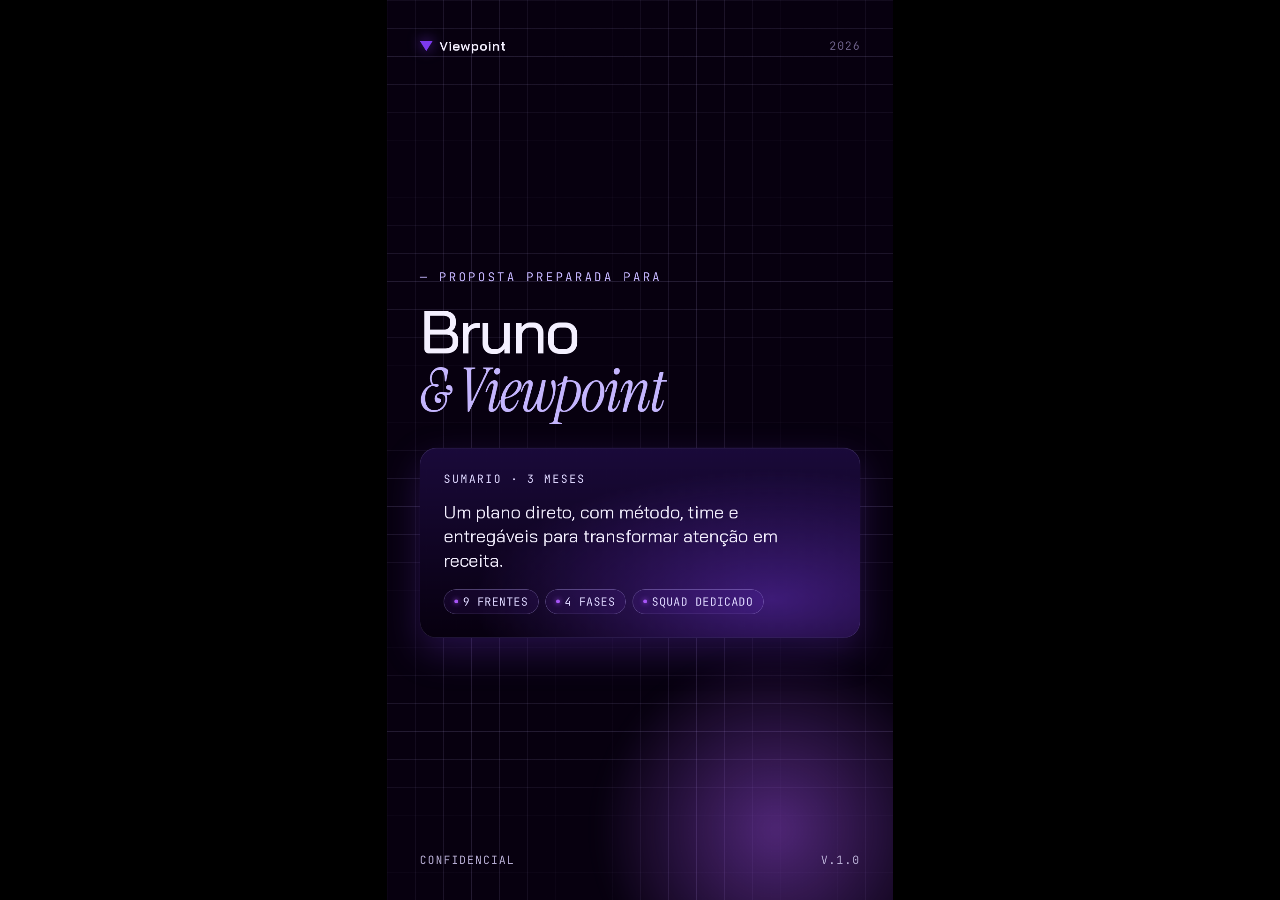
<file: Proposta Viewpoint 9x16.html>
<!DOCTYPE html>
<html lang="pt-BR">
<head>
<meta charset="UTF-8">
<title>Proposta Comercial — Viewpoint (9:16)</title>
<link rel="preconnect" href="https://fonts.googleapis.com">
<link rel="preconnect" href="https://fonts.gstatic.com" crossorigin>
<link href="https://fonts.googleapis.com/css2?family=Bai+Jamjuree:wght@300;400;500;600;700&family=Instrument+Serif:ital@0;1&family=JetBrains+Mono:wght@400;500&display=swap" rel="stylesheet">
<script src="deck-stage.js"></script>
<style>
  :root {
    --bg: #07000F;
    --bg-soft: #0F0420;
    --violet-900: #2E0A5C;
    --violet-700: #5B21B6;
    --violet-500: #7C3AED;
    --violet-400: #A855F7;
    --violet-300: #C4B5FD;
    --violet-200: #DDD6FE;
    --ink: #F4F0FF;
    --ink-dim: #B8AED4;
    --ink-faint: #6B5F87;
    --line: rgba(196, 181, 253, 0.18);
    --line-strong: rgba(196, 181, 253, 0.35);
  }
  html, body { margin: 0; padding: 0; background: #000; }
  body {
    font-family: 'Bai Jamjuree', -apple-system, BlinkMacSystemFont, sans-serif;
    color: var(--ink);
    -webkit-font-smoothing: antialiased;
  }
  deck-stage section {
    background: var(--bg);
    color: var(--ink);
    overflow: hidden;
    position: relative;
  }
  /* Auto grid pattern em todos os slides */
  deck-stage section::before {
    content: "";
    position: absolute; inset: 0;
    background-image:
      linear-gradient(rgba(196, 181, 253, 0.05) 1px, transparent 1px),
      linear-gradient(90deg, rgba(196, 181, 253, 0.05) 1px, transparent 1px);
    background-size: 60px 60px;
    pointer-events: none;
    z-index: 0;
  }

  /* GRID PATTERN — base de todos os slides */
  .grid-bg {
    position: absolute; inset: 0;
    background-image:
      linear-gradient(rgba(196, 181, 253, 0.06) 1px, transparent 1px),
      linear-gradient(90deg, rgba(196, 181, 253, 0.06) 1px, transparent 1px);
    background-size: 60px 60px;
    background-position: 0 0;
    pointer-events: none;
    mask-image: radial-gradient(ellipse 90% 70% at 50% 50%, black 30%, transparent 100%);
    -webkit-mask-image: radial-gradient(ellipse 90% 70% at 50% 50%, black 30%, transparent 100%);
  }
  .grid-bg-strong {
    position: absolute; inset: 0;
    background-image:
      linear-gradient(rgba(196, 181, 253, 0.10) 1px, transparent 1px),
      linear-gradient(90deg, rgba(196, 181, 253, 0.10) 1px, transparent 1px);
    background-size: 60px 60px;
    pointer-events: none;
  }

  /* SCRIM panel — inspirado nas referências (cards modulares pretos com glow) */
  .scrim {
    background: linear-gradient(180deg, #131320 0%, #08000F 100%);
    border: 1px solid rgba(255,255,255,0.06);
    border-radius: 32px;
    box-shadow: 0 30px 80px rgba(0,0,0,0.6), inset 0 1px 0 rgba(255,255,255,0.06);
    position: relative;
    overflow: hidden;
  }
  .scrim::before {
    content: "";
    position: absolute; inset: 0;
    background-image:
      linear-gradient(rgba(255,255,255,0.04) 1px, transparent 1px),
      linear-gradient(90deg, rgba(255,255,255,0.04) 1px, transparent 1px);
    background-size: 40px 40px;
    pointer-events: none;
  }
  .scrim-violet {
    background:
      radial-gradient(ellipse at 80% 80%, rgba(124,58,237,0.45) 0%, transparent 60%),
      linear-gradient(180deg, #1a0a3a 0%, #07000F 100%);
    border: 1px solid rgba(196,181,253,0.18);
    border-radius: 32px;
    box-shadow: 0 30px 80px rgba(124,58,237,0.25), inset 0 1px 0 rgba(255,255,255,0.06);
    position: relative;
    overflow: hidden;
  }

  /* glows */
  .glow-tl { position: absolute; top: -300px; left: -200px; width: 800px; height: 800px;
    background: radial-gradient(circle, rgba(124,58,237,0.55) 0%, transparent 60%); filter: blur(20px); pointer-events:none; }
  .glow-br { position: absolute; bottom: -300px; right: -200px; width: 900px; height: 900px;
    background: radial-gradient(circle, rgba(168,85,247,0.45) 0%, transparent 60%); filter: blur(20px); pointer-events:none; }
  .glow-center { position: absolute; top: 50%; left: 50%; transform: translate(-50%,-50%); width: 1100px; height: 1100px;
    background: radial-gradient(circle, rgba(124,58,237,0.5) 0%, transparent 60%); filter: blur(20px); pointer-events:none; }
  .grain { position: absolute; inset: 0;
    background-image: radial-gradient(rgba(255,255,255,0.025) 1px, transparent 1px); background-size: 3px 3px;
    pointer-events:none; mix-blend-mode: overlay; }

  /* layout */
  .pad {
    position: absolute; inset: 0;
    padding: 90px 80px 70px;
    display: flex; flex-direction: column;
    box-sizing: border-box;
    z-index: 2;
  }  .head {
    display: flex; justify-content: space-between; align-items: center;
    font-family: 'JetBrains Mono', monospace;
    font-size: 24px; color: var(--ink-faint);
    letter-spacing: 0.1em; text-transform: uppercase;
  }
  .footer {
    margin-top: auto;
    display: flex; justify-content: space-between; align-items: flex-end;
    font-family: 'JetBrains Mono', monospace;
    font-size: 24px; color: var(--ink-faint);
    letter-spacing: 0.08em; text-transform: uppercase;
  }
  .logo {
    display: inline-flex; align-items: center; gap: 14px;
    font-family: 'Bai Jamjuree', sans-serif; font-weight: 600;
    font-size: 28px; letter-spacing: 0.04em;
    color: var(--ink); text-transform: none;
  }
  .logo .tri {
    width: 0; height: 0;
    border-left: 14px solid transparent;
    border-right: 14px solid transparent;
    border-top: 22px solid var(--violet-500);
    filter: drop-shadow(0 0 14px rgba(124,58,237,0.8));
  }

  /* type */
  .eyebrow {
    font-family: 'JetBrains Mono', monospace;
    font-size: 26px; letter-spacing: 0.18em;
    text-transform: uppercase; color: var(--violet-300);
  }
  .serif { font-family: 'Instrument Serif', serif; font-style: italic; font-weight: 400; }
  .grad-text {
    background: linear-gradient(135deg, #FFFFFF 0%, #C4B5FD 50%, #7C3AED 100%);
    -webkit-background-clip: text; background-clip: text;
    -webkit-text-fill-color: transparent;
  }
  .title-xl {
    font-family: 'Bai Jamjuree', sans-serif; font-weight: 600;
    font-size: 110px; line-height: 1; letter-spacing: -0.02em;
    margin: 0; color: var(--ink);
  }
  .title-lg {
    font-family: 'Bai Jamjuree', sans-serif; font-weight: 600;
    font-size: 88px; line-height: 1.02; letter-spacing: -0.02em;
    margin: 0; color: var(--ink);
  }
  .title-md {
    font-family: 'Bai Jamjuree', sans-serif; font-weight: 600;
    font-size: 72px; line-height: 1.05; letter-spacing: -0.02em;
    margin: 0; color: var(--ink);
  }
  .body-lg { font-size: 36px; line-height: 1.45; color: var(--ink-dim); font-weight: 300; }
  .body-md { font-size: 30px; line-height: 1.5; color: var(--ink-dim); font-weight: 300; }
  .body-sm { font-size: 26px; line-height: 1.5; color: var(--ink-dim); font-weight: 300; }
  .num-tag {
    font-family: 'JetBrains Mono', monospace;
    font-size: 26px; color: var(--violet-300); letter-spacing: 0.1em;
  }

  /* COVER — split layout, headline esquerda + card violeta direita (no central orb) */
  .cover-grid {
    position: absolute; inset: 0;
    z-index: 2;
    display: grid;
    grid-template-rows: auto 1fr auto;
    padding: 80px 70px 70px;
    box-sizing: border-box;
  }
  .cover-headline {
    font-family: 'Bai Jamjuree', sans-serif;
    font-weight: 500;
    font-size: 130px;
    line-height: 0.95;
    letter-spacing: -0.03em;
    color: var(--ink);
    margin: 0;
  }
  .cover-card {
    margin-top: 60px;
    padding: 50px 50px 50px;
    border-radius: 36px;
  }
  .cover-card-eyebrow {
    font-family: 'JetBrains Mono', monospace;
    font-size: 24px;
    color: var(--violet-200);
    letter-spacing: 0.16em;
    text-transform: uppercase;
    margin-bottom: 30px;
  }
  .cover-card-text {
    font-family: 'Bai Jamjuree', sans-serif;
    font-size: 38px;
    line-height: 1.35;
    font-weight: 400;
    color: var(--ink);
    letter-spacing: -0.005em;
  }

  /* big logo lockup */
  .big-logo {
    display: inline-flex; flex-direction: column; align-items: flex-start; gap: 28px;
  }
  .big-tri {
    width: 0; height: 0;
    border-left: 36px solid transparent;
    border-right: 36px solid transparent;
    border-top: 56px solid var(--violet-500);
    filter: drop-shadow(0 0 24px rgba(124,58,237,0.9));
  }
  .big-name {
    font-family: 'Bai Jamjuree', sans-serif; font-weight: 700;
    font-size: 92px; letter-spacing: 0.02em;
    color: var(--ink);
  }

  /* placeholder image */
  .img-ph {
    position: relative; border: 1px solid var(--line); border-radius: 28px;
    overflow: hidden;
    background:
      radial-gradient(ellipse at 30% 30%, rgba(168,85,247,0.7) 0%, transparent 50%),
      radial-gradient(ellipse at 70% 70%, rgba(91,33,182,0.6) 0%, transparent 50%),
      linear-gradient(135deg, #1a0833 0%, #07000F 100%);
    display: flex; align-items: flex-end; padding: 24px;
    font-family: 'JetBrains Mono', monospace;
    font-size: 24px; color: rgba(196,181,253,0.6);
    letter-spacing: 0.1em; text-transform: uppercase;
  }
  .img-ph.with-orb::after {
    content: ""; position: absolute;
    top: 50%; left: 50%; transform: translate(-50%,-50%);
    width: 65%; aspect-ratio: 1; border-radius: 50%;
    background: radial-gradient(circle at 35% 30%, rgba(255,255,255,0.9), rgba(168,85,247,0.7) 40%, rgba(46,10,92,0.9) 80%);
    box-shadow: 0 0 80px rgba(168,85,247,0.7);
  }

  /* bullets */
  .bullets { list-style: none; padding: 0; margin: 36px 0 0; display: flex; flex-direction: column; gap: 24px; }
  .bullets li {
    display: grid; grid-template-columns: 50px 1fr;
    align-items: start;
    font-size: 32px; color: var(--ink); line-height: 1.4; font-weight: 300;
  }
  .bullets li::before {
    content: ""; width: 14px; height: 14px; border-radius: 50%;
    background: var(--violet-400);
    box-shadow: 0 0 14px var(--violet-400);
    margin-top: 14px;
  }

  /* stat cell */
  .stat-stack { display: flex; flex-direction: column; gap: 60px; margin-top: 80px; }
  .stat-row {
    display: grid; grid-template-columns: 1fr 1.2fr; gap: 50px;
    align-items: center;
    border-top: 1px solid var(--line); padding-top: 40px;
  }
  .stat-row:first-child { border-top: none; padding-top: 0; }
  .stat-num {
    font-family: 'Bai Jamjuree', sans-serif; font-weight: 500;
    font-size: 200px; line-height: 0.92; letter-spacing: -0.04em;
    background: linear-gradient(180deg, #FFFFFF 0%, #C4B5FD 60%, #7C3AED 100%);
    -webkit-background-clip: text; background-clip: text;
    -webkit-text-fill-color: transparent;
  }
  .stat-num .small { font-size: 90px; color: var(--violet-300); -webkit-text-fill-color: var(--violet-300); }
  .stat-lbl {
    font-size: 30px; color: var(--ink-dim); line-height: 1.4; font-weight: 300;
  }

  /* steps */
  .steps-vert { display: flex; flex-direction: column; gap: 24px; margin-top: 60px; }
  .stp {
    border: 1px solid var(--line); border-radius: 28px; padding: 32px 36px;
    background: linear-gradient(180deg, rgba(124,58,237,0.10) 0%, rgba(7,0,15,0) 100%);
    display: grid; grid-template-columns: 140px 1fr; gap: 30px; align-items: start;
  }
  .stp-num {
    font-family: 'JetBrains Mono', monospace;
    font-size: 28px; color: var(--violet-300); letter-spacing: 0.1em;
    padding-top: 6px;
  }
  .stp-title {
    font-size: 44px; font-weight: 600; letter-spacing: -0.015em;
    margin: 0 0 12px; color: var(--ink);
    font-family: 'Bai Jamjuree', sans-serif;
  }
  .stp-body {
    font-size: 26px; color: var(--ink-dim); line-height: 1.4; font-weight: 300;
  }

  /* services grid 3x3 */
  .svc-grid {
    display: grid; grid-template-columns: repeat(2, 1fr);
    gap: 18px; margin-top: 30px;
  }
  .svc {
    border: 1px solid var(--line); border-radius: 22px;
    padding: 24px 26px;
    background: rgba(124,58,237,0.04);
    display: flex; flex-direction: column; gap: 10px;
  }
  .svc-num {
    font-family: 'JetBrains Mono', monospace;
    font-size: 24px; color: var(--violet-300); letter-spacing: 0.1em;
  }
  .svc-name {
    font-family: 'Bai Jamjuree', sans-serif;
    font-size: 36px; font-weight: 600; letter-spacing: -0.015em;
    margin: 0;
  }
  .svc-desc {
    font-size: 24px; color: var(--ink-dim); line-height: 1.35; font-weight: 300; margin: 0;
  }

  /* timeline vertical */
  .tline { display: flex; flex-direction: column; gap: 24px; margin-top: 50px; }
  .tline-item {
    border: 1px solid var(--line); border-radius: 28px; padding: 32px 36px;
    background: linear-gradient(180deg, rgba(124,58,237,0.08) 0%, rgba(7,0,15,0) 100%);
    display: grid; grid-template-columns: 220px 1fr; gap: 28px; align-items: start;
  }
  .tline-month {
    font-family: 'JetBrains Mono', monospace;
    font-size: 28px; color: var(--violet-300); letter-spacing: 0.1em;
    padding-top: 6px;
    position: relative; padding-left: 36px;
  }
  .tline-month::before {
    content: ""; position: absolute; left: 0; top: 16px;
    width: 14px; height: 14px; border-radius: 50%;
    background: var(--violet-400);
    box-shadow: 0 0 14px var(--violet-400);
  }
  .tline-content { display: flex; flex-direction: column; gap: 14px; }
  .tline-h {
    font-family: 'Bai Jamjuree', sans-serif;
    font-size: 38px; font-weight: 600; letter-spacing: -0.015em;
    margin: 0;
  }
  .tline-sub {
    font-size: 25px; color: var(--ink-dim); line-height: 1.4; font-weight: 300;
  }

  /* team */
  .team-grid {
    display: grid; grid-template-columns: repeat(2, 1fr);
    gap: 22px; margin-top: 50px;
  }
  .person {
    border: 1px solid var(--line); border-radius: 26px;
    overflow: hidden; background: var(--bg-soft);
  }
  .person-photo {
    aspect-ratio: 4/3;
    background:
      radial-gradient(ellipse at 30% 30%, rgba(168,85,247,0.6) 0%, transparent 55%),
      linear-gradient(135deg, #1a0833 0%, #07000F 100%);
    display: flex; align-items: flex-end; padding: 18px;
    font-family: 'JetBrains Mono', monospace;
    font-size: 24px; color: rgba(196,181,253,0.55);
    letter-spacing: 0.1em; text-transform: uppercase;
  }
  .person-info { padding: 22px 26px 24px; }
  .person-name {
    font-family: 'Bai Jamjuree', sans-serif;
    font-size: 34px; font-weight: 600; letter-spacing: -0.01em; margin: 0;
  }
  .person-role {
    font-size: 24px; color: var(--violet-300); margin-top: 6px;
    font-family: 'JetBrains Mono', monospace; letter-spacing: 0.04em;
  }

  /* cases */
  .cases { display: flex; flex-direction: column; gap: 24px; margin-top: 50px; }
  .case {
    border: 1px solid var(--line); border-radius: 28px; padding: 40px 44px;
    background: linear-gradient(180deg, rgba(124,58,237,0.10) 0%, rgba(7,0,15,0) 100%);
    display: grid; grid-template-columns: 1fr 1.2fr; gap: 40px; align-items: center;
  }
  .case-num {
    font-family: 'Bai Jamjuree', sans-serif; font-weight: 500;
    font-size: 110px; line-height: 0.95; letter-spacing: -0.04em;
    background: linear-gradient(180deg, #FFFFFF 0%, #C4B5FD 60%, #7C3AED 100%);
    -webkit-background-clip: text; background-clip: text;
    -webkit-text-fill-color: transparent;
  }
  .case-num .small { font-size: 56px; color: var(--violet-300); -webkit-text-fill-color: var(--violet-300); }
  .case-q {
    font-family: 'Instrument Serif', serif; font-style: italic;
    font-size: 28px; line-height: 1.35; color: var(--violet-200);
    margin-bottom: 14px;
  }
  .case-meta {
    font-family: 'JetBrains Mono', monospace;
    font-size: 24px; color: var(--ink-faint); letter-spacing: 0.08em; text-transform: uppercase;
  }

  /* diffs */
  .diffs { display: flex; flex-direction: column; gap: 0; margin-top: 50px; }
  .diff {
    display: grid; grid-template-columns: 100px 1fr; gap: 30px;
    padding: 36px 0; border-top: 1px solid var(--line);
    align-items: start;
  }
  .diff-num {
    font-family: 'JetBrains Mono', monospace;
    font-size: 28px; color: var(--violet-300); letter-spacing: 0.1em;
    padding-top: 8px;
  }
  .diff-title {
    font-family: 'Bai Jamjuree', sans-serif;
    font-size: 42px; font-weight: 600; letter-spacing: -0.015em;
    margin: 0 0 12px;
  }
  .diff-body {
    font-size: 28px; color: var(--ink-dim); line-height: 1.4; font-weight: 300;
  }

  /* invest */
  .invest-wrap {
    display: flex; flex-direction: column; align-items: center; text-align: center;
    margin: auto; gap: 50px;
  }
  .invest-pill {
    display: inline-flex; padding: 16px 32px; border-radius: 999px;
    border: 1px solid var(--line-strong);
    font-family: 'JetBrains Mono', monospace;
    font-size: 26px; letter-spacing: 0.16em; text-transform: uppercase;
    color: var(--violet-200); background: rgba(124,58,237,0.10);
    white-space: nowrap;
  }
  .invest-amount {
    font-family: 'Bai Jamjuree', sans-serif; font-weight: 500;
    font-size: 200px; line-height: 1; letter-spacing: -0.04em;
    background: linear-gradient(180deg, #FFFFFF 0%, #C4B5FD 50%, #7C3AED 100%);
    -webkit-background-clip: text; background-clip: text;
    -webkit-text-fill-color: transparent;
    display: flex; align-items: baseline; gap: 14px; white-space: nowrap;
  }
  .invest-currency {
    font-size: 80px; color: var(--violet-300);
    -webkit-text-fill-color: var(--violet-300); font-weight: 300;
  }
  .invest-period {
    font-size: 28px; color: var(--ink-dim); font-weight: 300; letter-spacing: 0.04em;
  }
  .invest-pills {
    display: flex; gap: 14px; flex-wrap: wrap; justify-content: center;
    max-width: 900px;
  }
  .pill {
    display: inline-flex; align-items: center; gap: 10px;
    padding: 10px 22px; border: 1px solid var(--line-strong);
    border-radius: 999px;
    font-family: 'JetBrains Mono', monospace;
    font-size: 24px; color: var(--violet-200);
    letter-spacing: 0.06em; text-transform: uppercase;
    background: rgba(124,58,237,0.08); white-space: nowrap;
  }
  .pill-dot {
    width: 8px; height: 8px; border-radius: 50%;
    background: var(--violet-400);
    box-shadow: 0 0 12px var(--violet-400);
  }

  /* contact */
  .contact-stack {
    display: flex; flex-direction: column; gap: 30px;
    margin-top: 60px; align-items: center;
    font-family: 'JetBrains Mono', monospace;
    font-size: 30px; color: var(--ink-dim);
    letter-spacing: 0.06em;
  }
  .contact-stack span { color: var(--violet-300); }

  /* letter */
  .letter {
    font-size: 38px; line-height: 1.55; color: var(--ink);
    font-weight: 300; letter-spacing: -0.005em;
    max-width: 100%;
  }
  .letter p { margin: 0 0 28px; }
  .letter .signature {
    margin-top: 50px;
    font-family: 'Instrument Serif', serif; font-style: italic;
    font-size: 44px; color: var(--violet-300);
  }

  .row { display: flex; }
  .col { display: flex; flex-direction: column; }
</style>
</head>
<body>

<deck-stage width="1080" height="1920">

  <!-- 1. CAPA — redesign: split, no central orb, grid pattern -->
  <section data-label="01 Capa">
    <div class="grid-bg-strong"></div>
    <div class="glow-br"></div>
    <div class="grain"></div>

    <div class="cover-grid">
      <div class="head" style="position: relative; z-index: 3;">
        <div class="logo"><span class="tri"></span>Viewpoint</div>
        <div>2026</div>
      </div>

      <div style="display: flex; flex-direction: column; justify-content: center; gap: 0;">
        <div class="eyebrow" style="margin-bottom: 36px;">— Proposta preparada para</div>
        <h1 class="cover-headline">
          Bruno<br>
          <span class="serif" style="color: var(--violet-300); font-size: 130px;">& Viewpoint</span>
        </h1>

        <div class="cover-card scrim-violet">
          <div style="position: relative; z-index: 2;">
            <div class="cover-card-eyebrow">Sumario · 3 meses</div>
            <div class="cover-card-text">
              Um plano direto, com método, time e entregáveis para transformar atenção em receita.
            </div>
            <div style="display: flex; gap: 14px; margin-top: 36px; flex-wrap: wrap;">
              <span class="pill" style="font-size: 24px;"><span class="pill-dot"></span>9 frentes</span>
              <span class="pill" style="font-size: 24px;"><span class="pill-dot"></span>4 fases</span>
              <span class="pill" style="font-size: 24px;"><span class="pill-dot"></span>Squad dedicado</span>
            </div>
          </div>
        </div>
      </div>

      <div style="position: relative; z-index: 3;
                  display: flex; justify-content: space-between;
                  font-family: 'JetBrains Mono', monospace;
                  font-size: 24px; color: var(--ink-dim);
                  letter-spacing: 0.12em; text-transform: uppercase;">
        <div>Confidencial</div>
        <div>v.1.0</div>
      </div>
    </div>
  </section>

  <!-- 2. ABERTURA -->
  <section data-label="02 Abertura">
    <div class="glow-tl"></div>
    <div class="grain"></div>

    <div class="pad">
      <div class="head">
        <div class="logo"><span class="tri"></span>Viewpoint</div>
        <div>01 / Abertura</div>
      </div>

      <div style="margin-top: 100px;" class="letter">
        <div class="eyebrow" style="margin-bottom: 36px;">— Bruno,</div>
        <p>Esta proposta não é sobre <span class="serif" style="color: var(--violet-300);">o que fazemos</span> — é sobre o que vamos construir juntos nos próximos três meses.</p>
        <p>Estudamos seu momento, seu mercado e onde sua marca pode chegar. O que segue é um plano direto, com a metodologia, o time e os entregáveis que traduzem visão em resultado mensurável.</p>
        <p style="color: var(--ink-dim); font-size: 32px;">Obrigado pela confiança em nos avaliar. Vamos ao trabalho.</p>
        <div class="signature">— Equipe Viewpoint</div>
      </div>

      <div class="footer">
        <div>Carta de abertura</div>
        <div>01</div>
      </div>
    </div>
  </section>

  <!-- 3. SOBRE -->
  <section data-label="03 Sobre">
    <div class="glow-br"></div>
    <div class="grain"></div>

    <div class="pad">
      <div class="head">
        <div class="logo"><span class="tri"></span>Viewpoint</div>
        <div>02 / Sobre</div>
      </div>

      <div style="margin-top: 90px;">
        <div class="eyebrow" style="margin-bottom: 28px;">— Quem somos</div>
        <h2 class="title-lg">A agência por trás de marcas que <span class="serif grad-text">escalam.</span></h2>
      </div>

      <p class="body-lg" style="margin-top: 50px;">
        Somos uma agência full-service que combina mídia performática, conteúdo de alta densidade e estratégia consultiva. Existimos para transformar atenção em receita.
      </p>

      <div class="img-ph with-orb" style="margin-top: 60px; height: 700px;" data-label="[ orb 3D — abstract sphere ]"></div>

      <div class="footer">
        <div>Viewpoint · Full-Service</div>
        <div>02</div>
      </div>
    </div>
  </section>

  <!-- 4. NÚMEROS -->
  <section data-label="04 Números">
    <div class="glow-center"></div>
    <div class="grain"></div>

    <div class="pad">
      <div class="head">
        <div class="logo"><span class="tri"></span>Viewpoint</div>
        <div>03 / Escala</div>
      </div>

      <div style="margin-top: 100px;">
        <div class="eyebrow" style="margin-bottom: 28px;">— A operação em números</div>
        <h2 class="title-lg">Volume não é<br>argumento — é <span class="serif grad-text">prova.</span></h2>
      </div>

      <div class="stat-stack">
        <div class="stat-row">
          <div class="stat-num">6<span class="small">k</span></div>
          <div class="stat-lbl">Vídeos produzidos por mês — 60 mil por ano em rotação contínua de canais.</div>
        </div>
        <div class="stat-row">
          <div class="stat-num">R$2<span class="small">M</span></div>
          <div class="stat-lbl">Investimento gerenciado em mídia paga ativa, mensalmente, para nossa carteira.</div>
        </div>
        <div class="stat-row">
          <div class="stat-num">9</div>
          <div class="stat-lbl">Frentes integradas, da estratégia à produção audiovisual completa.</div>
        </div>
      </div>

      <div class="footer">
        <div>Dados consolidados · 2026</div>
        <div>03</div>
      </div>
    </div>
  </section>

  <!-- 5. DIAGNÓSTICO -->
  <section data-label="05 Diagnóstico">
    <div class="glow-tl"></div>
    <div class="grain"></div>

    <div class="pad">
      <div class="head">
        <div class="logo"><span class="tri"></span>Viewpoint</div>
        <div>04 / Diagnóstico</div>
      </div>

      <div style="margin-top: 90px;">
        <div class="eyebrow" style="margin-bottom: 28px;">— O contexto do Bruno</div>
        <h2 class="title-lg">Onde a marca está hoje<br>— e o que precisa <span class="serif grad-text">destravar.</span></h2>
      </div>

      <div style="margin-top: 60px;">
        <div class="num-tag" style="margin-bottom: 12px;">SITUAÇÃO ATUAL</div>
        <ul class="bullets">
          <li>Presença digital ativa, mas sem narrativa unificada entre canais</li>
          <li>Tráfego pago operando sem laboratório criativo dedicado</li>
          <li>Conteúdo produzido em volume insuficiente para o mercado</li>
          <li>Funil de conversão com gargalos identificáveis em fundo</li>
        </ul>
      </div>

      <div style="margin-top: 50px;">
        <div class="num-tag" style="margin-bottom: 12px;">OPORTUNIDADE</div>
        <ul class="bullets">
          <li>Construir sistema de aquisição previsível e escalável</li>
          <li>Posicionar a marca em estética premium e reconhecível</li>
          <li>Multiplicar o output criativo sem perder qualidade</li>
        </ul>
      </div>

      <div class="footer">
        <div>Diagnóstico inicial</div>
        <div>04</div>
      </div>
    </div>
  </section>

  <!-- 6. OBJETIVOS -->
  <section data-label="06 Objetivos">
    <div class="glow-br"></div>
    <div class="grain"></div>

    <div class="pad">
      <div class="head">
        <div class="logo"><span class="tri"></span>Viewpoint</div>
        <div>05 / Objetivos</div>
      </div>

      <div style="margin-top: 90px;">
        <div class="eyebrow" style="margin-bottom: 28px;">— O que vamos perseguir</div>
        <h2 class="title-lg">Quatro objetivos.<br>Um norte: <span class="serif grad-text">resultado.</span></h2>
      </div>

      <div class="diffs">
        <div class="diff">
          <div class="diff-num">01</div>
          <div>
            <h3 class="diff-title">Audiência qualificada</h3>
            <p class="diff-body">Expandir base de seguidores e leads alinhados ao perfil de cliente ideal — não números vazios.</p>
          </div>
        </div>
        <div class="diff">
          <div class="diff-num">02</div>
          <div>
            <h3 class="diff-title">Receita mensurável</h3>
            <p class="diff-body">Otimizar campanhas e funil para reduzir CAC e maximizar LTV em 90 dias.</p>
          </div>
        </div>
        <div class="diff">
          <div class="diff-num">03</div>
          <div>
            <h3 class="diff-title">Marca premium</h3>
            <p class="diff-body">Construir identidade visual e narrativa coerente em todos os pontos de contato.</p>
          </div>
        </div>
        <div class="diff">
          <div class="diff-num">04</div>
          <div>
            <h3 class="diff-title">Produção escalável</h3>
            <p class="diff-body">Cadência audiovisual robusta, capaz de alimentar todos os canais sem fadiga criativa.</p>
          </div>
        </div>
      </div>

      <div class="footer">
        <div>Objetivos · 90 dias</div>
        <div>05</div>
      </div>
    </div>
  </section>

  <!-- 7. METODOLOGIA -->
  <section data-label="07 Metodologia">
    <div class="glow-tl"></div>
    <div class="grain"></div>

    <div class="pad">
      <div class="head">
        <div class="logo"><span class="tri"></span>Viewpoint</div>
        <div>06 / Método</div>
      </div>

      <div style="margin-top: 90px;">
        <div class="eyebrow" style="margin-bottom: 28px;">— Método Viewpoint</div>
        <h2 class="title-lg">Quatro fases, um<br>processo <span class="serif grad-text">sem improviso.</span></h2>
      </div>

      <div class="steps-vert">
        <div class="stp">
          <div class="stp-num">FASE 01</div>
          <div>
            <h3 class="stp-title">Imersão</h3>
            <p class="stp-body">Mergulho no negócio, no cliente e no mercado. Auditoria de ativos, dados e canais. Definição de KPIs.</p>
          </div>
        </div>
        <div class="stp">
          <div class="stp-num">FASE 02</div>
          <div>
            <h3 class="stp-title">Estratégia</h3>
            <p class="stp-body">Plano de mídia, big idea, arquitetura de conteúdo e roadmap criativo dos próximos 90 dias.</p>
          </div>
        </div>
        <div class="stp">
          <div class="stp-num">FASE 03</div>
          <div>
            <h3 class="stp-title">Execução</h3>
            <p class="stp-body">Produção em volume, gestão de campanhas, publicação e ativação multicanal com cadência semanal.</p>
          </div>
        </div>
        <div class="stp">
          <div class="stp-num">FASE 04</div>
          <div>
            <h3 class="stp-title">Otimização</h3>
            <p class="stp-body">Leitura de dados, testes A/B, iteração criativa contínua e relatórios consolidados.</p>
          </div>
        </div>
      </div>

      <div class="footer">
        <div>Método proprietário</div>
        <div>06</div>
      </div>
    </div>
  </section>

  <!-- 8. SERVIÇOS -->
  <section data-label="08 Serviços">
    <div class="glow-br"></div>
    <div class="grain"></div>

    <div class="pad">
      <div class="head">
        <div class="logo"><span class="tri"></span>Viewpoint</div>
        <div>07 / Escopo</div>
      </div>

      <div style="margin-top: 90px;">
        <div class="eyebrow" style="margin-bottom: 28px;">— O que está incluso</div>
        <h2 class="title-lg">Nove frentes sob<br>uma <span class="serif grad-text">única coordenação.</span></h2>
      </div>

      <div class="svc-grid">
        <div class="svc">
          <div class="svc-num">01 / MÍDIA</div>
          <h3 class="svc-name">Tráfego pago</h3>
          <p class="svc-desc">Meta Ads, Google Ads e mídia programática.</p>
        </div>
        <div class="svc">
          <div class="svc-num">02 / IDENTIDADE</div>
          <h3 class="svc-name">Branding</h3>
          <p class="svc-desc">Identidade visual e diretrizes de marca.</p>
        </div>
        <div class="svc">
          <div class="svc-num">03 / CONTEÚDO</div>
          <h3 class="svc-name">Social media</h3>
          <p class="svc-desc">Linha editorial, copy e gestão de canais.</p>
        </div>
        <div class="svc">
          <div class="svc-num">04 / AUDIOVISUAL</div>
          <h3 class="svc-name">Vídeo & foto</h3>
          <p class="svc-desc">Produção em volume com qualidade editorial.</p>
        </div>
        <div class="svc">
          <div class="svc-num">05 / DIGITAL</div>
          <h3 class="svc-name">Web design</h3>
          <p class="svc-desc">Landing pages e sites focados em conversão.</p>
        </div>
        <div class="svc">
          <div class="svc-num">06 / CONSULTORIA</div>
          <h3 class="svc-name">Estratégia</h3>
          <p class="svc-desc">Direcionamento sênior e leitura de dados.</p>
        </div>
        <div class="svc">
          <div class="svc-num">07 / CRM</div>
          <h3 class="svc-name">E-mail</h3>
          <p class="svc-desc">Automação de funil e fluxos de nutrição.</p>
        </div>
        <div class="svc">
          <div class="svc-num">08 / PARCERIAS</div>
          <h3 class="svc-name">Influenciadores</h3>
          <p class="svc-desc">Curadoria e gestão com creators.</p>
        </div>
        <div class="svc" style="grid-column: span 2;">
          <div class="svc-num">09 / ORGÂNICO</div>
          <h3 class="svc-name">SEO</h3>
          <p class="svc-desc">Estratégia de busca e otimização técnica.</p>
        </div>
      </div>

      <div class="footer">
        <div>Escopo modular</div>
        <div>07</div>
      </div>
    </div>
  </section>

  <!-- 9. CRONOGRAMA -->
  <section data-label="09 Cronograma">
    <div class="glow-tl"></div>
    <div class="grain"></div>

    <div class="pad">
      <div class="head">
        <div class="logo"><span class="tri"></span>Viewpoint</div>
        <div>08 / Cronograma</div>
      </div>

      <div style="margin-top: 90px;">
        <div class="eyebrow" style="margin-bottom: 28px;">— Os primeiros 90 dias</div>
        <h2 class="title-lg">Cada mês entrega<br>marcos <span class="serif grad-text">verificáveis.</span></h2>
      </div>

      <div class="tline">
        <div class="tline-item">
          <div class="tline-month">MÊS 01</div>
          <div class="tline-content">
            <h3 class="tline-h">Imersão & setup</h3>
            <div class="tline-sub">Auditoria, plano de mídia, definição de KPIs, identidade visual aprovada e estruturação de contas e pixels.</div>
          </div>
        </div>
        <div class="tline-item">
          <div class="tline-month">MÊS 02</div>
          <div class="tline-content">
            <h3 class="tline-h">Aceleração</h3>
            <div class="tline-sub">Cadência plena de publicação, ações com creators, testes A/B e escala das campanhas vencedoras.</div>
          </div>
        </div>
        <div class="tline-item">
          <div class="tline-month">MÊS 03</div>
          <div class="tline-content">
            <h3 class="tline-h">Consolidação</h3>
            <div class="tline-sub">Biblioteca de conteúdo madura, fluxos ativos, relatório de 90 dias e roadmap para o próximo ciclo.</div>
          </div>
        </div>
      </div>

      <div class="footer">
        <div>Cronograma referencial</div>
        <div>08</div>
      </div>
    </div>
  </section>

  <!-- 10. TIME -->
  <section data-label="10 Time">
    <div class="glow-br"></div>
    <div class="grain"></div>

    <div class="pad">
      <div class="head">
        <div class="logo"><span class="tri"></span>Viewpoint</div>
        <div>09 / Time</div>
      </div>

      <div style="margin-top: 90px;">
        <div class="eyebrow" style="margin-bottom: 28px;">— Quem cuida da conta</div>
        <h2 class="title-lg">Time sênior dedicado<br>do <span class="serif grad-text">briefing à entrega.</span></h2>
      </div>

      <div class="team-grid">
        <div class="person">
          <div class="person-photo">[ retrato ]</div>
          <div class="person-info">
            <h4 class="person-name">[ Nome ]</h4>
            <div class="person-role">Estrategista líder</div>
          </div>
        </div>
        <div class="person">
          <div class="person-photo">[ retrato ]</div>
          <div class="person-info">
            <h4 class="person-name">[ Nome ]</h4>
            <div class="person-role">Diretor criativo</div>
          </div>
        </div>
        <div class="person">
          <div class="person-photo">[ retrato ]</div>
          <div class="person-info">
            <h4 class="person-name">[ Nome ]</h4>
            <div class="person-role">Head de mídia</div>
          </div>
        </div>
        <div class="person">
          <div class="person-photo">[ retrato ]</div>
          <div class="person-info">
            <h4 class="person-name">[ Nome ]</h4>
            <div class="person-role">Produtor audiovisual</div>
          </div>
        </div>
      </div>

      <p class="body-md" style="margin-top: 36px; font-size: 26px;">
        Mais um squad operacional de social media, copywriter, designer e gestor de tráfego — alocado de forma exclusiva à conta.
      </p>

      <div class="footer">
        <div>4 líderes + squad operacional</div>
        <div>09</div>
      </div>
    </div>
  </section>

  <!-- 11. CASES -->
  <section data-label="11 Cases">
    <div class="glow-tl"></div>
    <div class="grain"></div>

    <div class="pad">
      <div class="head">
        <div class="logo"><span class="tri"></span>Viewpoint</div>
        <div>10 / Cases</div>
      </div>

      <div style="margin-top: 90px;">
        <div class="eyebrow" style="margin-bottom: 28px;">— Resultados reais</div>
        <h2 class="title-lg">Quando metodologia<br>encontra <span class="serif grad-text">execução.</span></h2>
      </div>

      <div class="cases">
        <div class="case">
          <div class="case-num">0→60<span class="small">k</span></div>
          <div>
            <div class="case-q">"Em três meses construímos uma audiência inexistente — e qualificada."</div>
            <div class="case-meta">Cliente · 90 dias</div>
          </div>
        </div>
        <div class="case">
          <div class="case-num">R$300<span class="small">k</span></div>
          <div>
            <div class="case-q">"Faturamento gerado já no primeiro pitch de mentoria após nossa entrada."</div>
            <div class="case-meta">Cliente · Lançamento</div>
          </div>
        </div>
        <div class="case">
          <div class="case-num">+R$120<span class="small">k</span></div>
          <div>
            <div class="case-q">"A diferença entre o primeiro e o segundo pitch foi o conteúdo do evento."</div>
            <div class="case-meta">Cliente · Evento presencial</div>
          </div>
        </div>
      </div>

      <div class="footer">
        <div>Cases reais · NDA</div>
        <div>10</div>
      </div>
    </div>
  </section>

  <!-- 12. DIFERENCIAIS -->
  <section data-label="12 Diferenciais">
    <div class="glow-br"></div>
    <div class="grain"></div>

    <div class="pad">
      <div class="head">
        <div class="logo"><span class="tri"></span>Viewpoint</div>
        <div>11 / Diferenciais</div>
      </div>

      <div style="margin-top: 90px;">
        <div class="eyebrow" style="margin-bottom: 28px;">— Por que Viewpoint</div>
        <h2 class="title-lg">O que não está em<br>nenhuma outra <span class="serif grad-text">proposta.</span></h2>
      </div>

      <div class="diffs">
        <div class="diff">
          <div class="diff-num">A.</div>
          <div>
            <h3 class="diff-title">Metodologia proprietária</h3>
            <p class="diff-body">Quatro fases testadas em centenas de operações, com playbooks documentados e métricas claras.</p>
          </div>
        </div>
        <div class="diff">
          <div class="diff-num">B.</div>
          <div>
            <h3 class="diff-title">Ferramentas exclusivas</h3>
            <p class="diff-body">Stack interno desenvolvido para nossos clientes — não disponível no mercado.</p>
          </div>
        </div>
        <div class="diff">
          <div class="diff-num">C.</div>
          <div>
            <h3 class="diff-title">Qualidade audiovisual</h3>
            <p class="diff-body">Padrão estético acima da média, com 60 mil vídeos por ano sustentando a curva.</p>
          </div>
        </div>
        <div class="diff">
          <div class="diff-num">D.</div>
          <div>
            <h3 class="diff-title">Portfólio comprovado</h3>
            <p class="diff-body">Marcas que escalaram audiência, faturamento e posicionamento sob nossa gestão.</p>
          </div>
        </div>
      </div>

      <div class="footer">
        <div>Diferenciais Viewpoint</div>
        <div>11</div>
      </div>
    </div>
  </section>

  <!-- 13. INVESTIMENTO -->
  <section data-label="13 Investimento">
    <div class="glow-center"></div>
    <div class="grain"></div>

    <div class="pad">
      <div class="head">
        <div class="logo"><span class="tri"></span>Viewpoint</div>
        <div>12 / Investimento</div>
      </div>

      <div class="invest-wrap">
        <div class="invest-pill">Proposta · 3 meses</div>

        <div class="invest-amount">
          <span class="invest-currency">R$</span>
          <span>00.000</span>
          <span style="font-size: 80px; color: var(--violet-300); -webkit-text-fill-color: var(--violet-300); font-weight: 300;">,00</span>
        </div>

        <div class="invest-period">por mês · todos os entregáveis inclusos</div>

        <div class="invest-pills">
          <span class="pill"><span class="pill-dot"></span>Tráfego pago</span>
          <span class="pill"><span class="pill-dot"></span>Branding</span>
          <span class="pill"><span class="pill-dot"></span>Social media</span>
          <span class="pill"><span class="pill-dot"></span>Vídeo & foto</span>
          <span class="pill"><span class="pill-dot"></span>Web design</span>
          <span class="pill"><span class="pill-dot"></span>Estratégia</span>
          <span class="pill"><span class="pill-dot"></span>E-mail & CRM</span>
          <span class="pill"><span class="pill-dot"></span>Influenciadores</span>
          <span class="pill"><span class="pill-dot"></span>SEO</span>
        </div>
      </div>

      <div class="footer">
        <div>Investimento · 3 meses</div>
        <div>12</div>
      </div>
    </div>
  </section>

  <!-- 14. PRÓXIMOS PASSOS -->
  <section data-label="14 Próximos passos">
    <div class="glow-tl"></div>
    <div class="glow-br"></div>
    <div class="grain"></div>

    <div class="pad">
      <div class="head">
        <div class="logo"><span class="tri"></span>Viewpoint</div>
        <div>13 / Próximos passos</div>
      </div>

      <div style="margin-top: 90px;">
        <div class="eyebrow" style="margin-bottom: 28px;">— Daqui em diante</div>
        <h2 class="title-lg">Três passos até a<br><span class="serif grad-text">primeira entrega.</span></h2>
      </div>

      <div class="steps-vert">
        <div class="stp">
          <div class="stp-num">PASSO 01</div>
          <div>
            <h3 class="stp-title">Aprovação</h3>
            <p class="stp-body">Você revisa, ajustamos juntos qualquer ponto do escopo e formalizamos a parceria.</p>
          </div>
        </div>
        <div class="stp">
          <div class="stp-num">PASSO 02</div>
          <div>
            <h3 class="stp-title">Kickoff</h3>
            <p class="stp-body">Reunião de imersão, acessos, alinhamento de KPIs e definição do squad dedicado.</p>
          </div>
        </div>
        <div class="stp">
          <div class="stp-num">PASSO 03</div>
          <div>
            <h3 class="stp-title">Operação</h3>
            <p class="stp-body">Em até 14 dias após kickoff, primeiras campanhas no ar e produção rodando.</p>
          </div>
        </div>
      </div>

      <div class="footer">
        <div>Pronto para começar</div>
        <div>13</div>
      </div>
    </div>
  </section>

  <!-- 15. CONTATO -->
  <section data-label="15 Contato">
    <div class="glow-center"></div>
    <div class="grain"></div>

    <div class="pad">
      <div class="head">
        <div class="logo"><span class="tri"></span>Viewpoint</div>
        <div>14 / Contato</div>
      </div>

      <div style="margin: auto; text-align: center;">
        <div class="big-tri" style="margin: 0 auto 50px;"></div>
        <div class="eyebrow" style="margin-bottom: 32px;">— Vamos conversar</div>
        <h2 class="title-lg">Construir algo<br><span class="serif grad-text">memorável</span><br>começa com<br>uma conversa.</h2>

        <div class="contact-stack">
          <div><span>↳</span> @viewpoint.com.br</div>
          <div><span>↳</span> viewpoint.com.br</div>
          <div><span>↳</span> +55 16 99296-5016</div>
        </div>
      </div>

      <div class="footer">
        <div>Viewpoint · 2026</div>
        <div>Obrigado, Bruno.</div>
      </div>
    </div>
  </section>

</deck-stage>

</body>
</html>
</file>
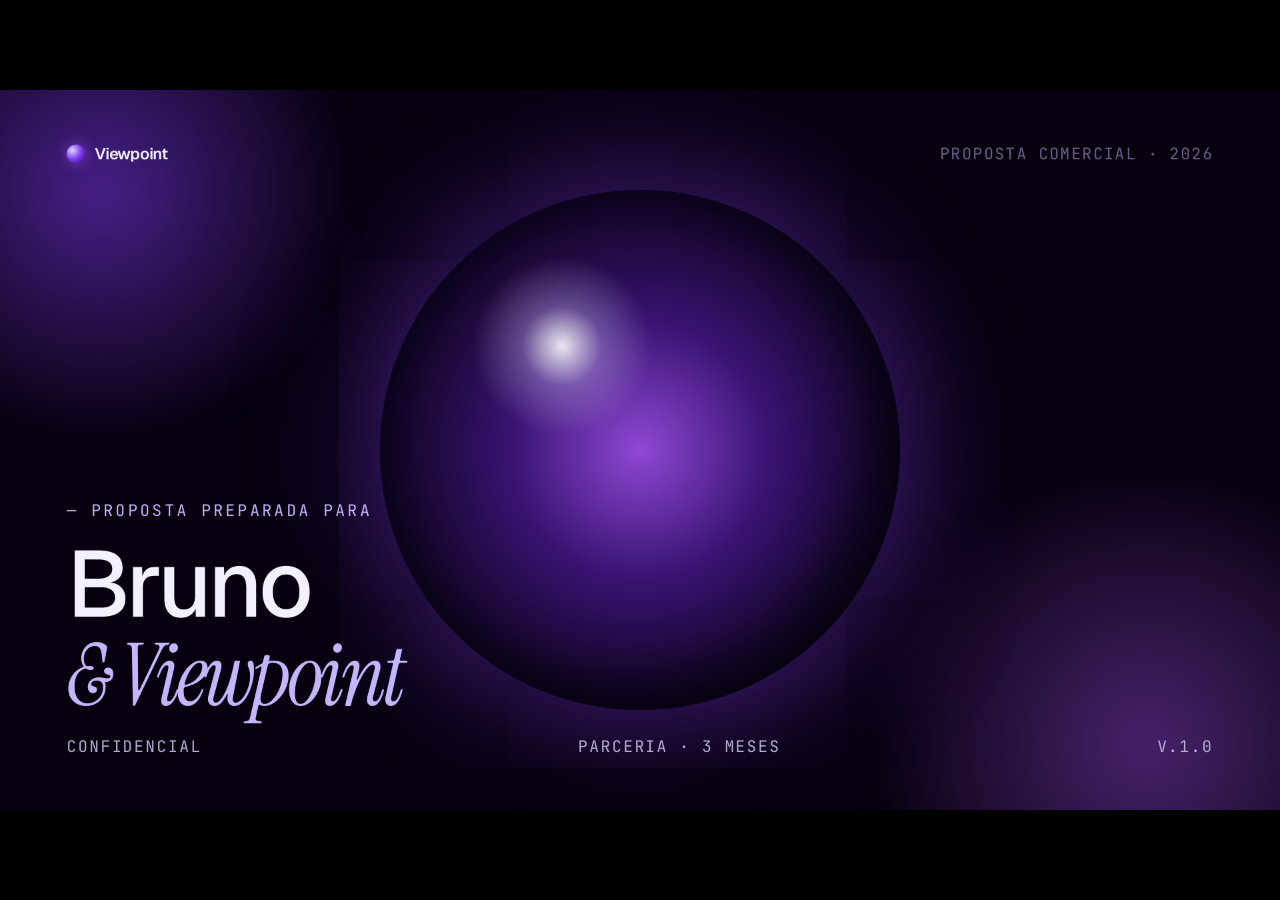
<file: Proposta Viewpoint.html>
<!DOCTYPE html>
<html lang="pt-BR">
<head>
<meta charset="UTF-8">
<title>Proposta Comercial — Viewpoint</title>
<link rel="preconnect" href="https://fonts.googleapis.com">
<link rel="preconnect" href="https://fonts.gstatic.com" crossorigin>
<link href="https://fonts.googleapis.com/css2?family=Geist:wght@300;400;500;600;700&family=Instrument+Serif:ital@0;1&family=JetBrains+Mono:wght@400;500&display=swap" rel="stylesheet">
<script src="deck-stage.js"></script>
<style>
  :root {
    --bg: #07000F;
    --bg-soft: #0F0420;
    --violet-900: #2E0A5C;
    --violet-700: #5B21B6;
    --violet-500: #7C3AED;
    --violet-400: #A855F7;
    --violet-300: #C4B5FD;
    --violet-200: #DDD6FE;
    --ink: #F4F0FF;
    --ink-dim: #B8AED4;
    --ink-faint: #6B5F87;
    --line: rgba(196, 181, 253, 0.18);
    --line-strong: rgba(196, 181, 253, 0.35);
    --card: rgba(124, 58, 237, 0.06);
  }

  html, body { margin: 0; padding: 0; background: #000; }
  body {
    font-family: 'Geist', -apple-system, BlinkMacSystemFont, sans-serif;
    color: var(--ink);
    -webkit-font-smoothing: antialiased;
  }

  deck-stage section {
    background: var(--bg);
    color: var(--ink);
    overflow: hidden;
    position: relative;
  }

  /* Reusable backdrop layers */
  .glow-tl {
    position: absolute;
    top: -300px; left: -300px;
    width: 900px; height: 900px;
    background: radial-gradient(circle, rgba(124, 58, 237, 0.55) 0%, rgba(124, 58, 237, 0) 60%);
    filter: blur(20px);
    pointer-events: none;
  }
  .glow-br {
    position: absolute;
    bottom: -400px; right: -300px;
    width: 1000px; height: 1000px;
    background: radial-gradient(circle, rgba(168, 85, 247, 0.4) 0%, rgba(168, 85, 247, 0) 60%);
    filter: blur(20px);
    pointer-events: none;
  }
  .glow-center {
    position: absolute;
    top: 50%; left: 50%;
    transform: translate(-50%, -50%);
    width: 1100px; height: 1100px;
    background: radial-gradient(circle, rgba(124, 58, 237, 0.45) 0%, rgba(124, 58, 237, 0) 55%);
    filter: blur(20px);
    pointer-events: none;
  }
  .grain {
    position: absolute; inset: 0;
    background-image: radial-gradient(rgba(255,255,255,0.025) 1px, transparent 1px);
    background-size: 3px 3px;
    pointer-events: none;
    mix-blend-mode: overlay;
  }

  /* Rounded frame border decoration (referência das imagens) */
  .frame {
    position: absolute;
    inset: 60px;
    border: 1px solid var(--line);
    border-radius: 220px;
    pointer-events: none;
  }

  /* Typography helpers */
  .eyebrow {
    font-family: 'JetBrains Mono', monospace;
    font-size: 24px;
    font-weight: 400;
    letter-spacing: 0.18em;
    text-transform: uppercase;
    color: var(--violet-300);
  }
  .serif {
    font-family: 'Instrument Serif', serif;
    font-style: italic;
    font-weight: 400;
  }
  .gradient-text {
    background: linear-gradient(135deg, #FFFFFF 0%, #C4B5FD 50%, #7C3AED 100%);
    -webkit-background-clip: text;
    background-clip: text;
    -webkit-text-fill-color: transparent;
  }

  /* Layout primitives */
  .slide-pad {
    position: absolute;
    inset: 0;
    padding: 100px 120px 80px;
    display: flex;
    flex-direction: column;
    box-sizing: border-box;
    z-index: 2;
  }

  .slide-header {
    display: flex;
    justify-content: space-between;
    align-items: center;
    font-family: 'JetBrains Mono', monospace;
    font-size: 24px;
    color: var(--ink-faint);
    letter-spacing: 0.1em;
    text-transform: uppercase;
  }

  .logo-mark {
    display: inline-flex;
    align-items: center;
    gap: 14px;
    font-family: 'Geist', sans-serif;
    font-weight: 600;
    font-size: 24px;
    letter-spacing: -0.01em;
    color: var(--ink);
    text-transform: none;
  }
  .logo-mark::before {
    content: "";
    width: 28px; height: 28px;
    border-radius: 50%;
    background: radial-gradient(circle at 30% 30%, #DDD6FE 0%, #7C3AED 50%, #2E0A5C 100%);
    box-shadow: 0 0 20px rgba(168, 85, 247, 0.6);
  }

  /* COVER */
  .cover-wrap {
    position: absolute; inset: 0;
    display: flex; flex-direction: column; justify-content: space-between;
    padding: 80px 100px;
    z-index: 2;
  }
  .cover-orb {
    position: absolute;
    top: 50%; left: 50%;
    transform: translate(-50%, -50%);
    width: 780px; height: 780px;
    border-radius: 50%;
    background:
      radial-gradient(circle at 35% 30%, rgba(255,255,255,0.9) 0%, rgba(221, 214, 254, 0.3) 8%, transparent 18%),
      radial-gradient(circle at 50% 50%, rgba(168, 85, 247, 0.85) 0%, rgba(91, 33, 182, 0.6) 35%, rgba(15, 4, 32, 0.95) 70%, transparent 100%);
    box-shadow: 0 0 200px rgba(124, 58, 237, 0.6), inset -40px -40px 80px rgba(0,0,0,0.4);
    z-index: 1;
  }
  .cover-title {
    position: absolute;
    bottom: 140px;
    left: 100px;
    right: 100px;
    z-index: 3;
  }
  .cover-title h1 {
    font-family: 'Geist', sans-serif;
    font-weight: 500;
    font-size: 140px;
    line-height: 0.95;
    letter-spacing: -0.04em;
    margin: 0;
    color: var(--ink);
  }
  .cover-title h1 .serif { color: var(--violet-300); font-weight: 400; font-size: 130px; }
  .cover-meta {
    position: absolute;
    bottom: 80px;
    left: 100px;
    right: 100px;
    display: flex; justify-content: space-between;
    font-family: 'JetBrains Mono', monospace;
    font-size: 24px;
    color: var(--ink-dim);
    letter-spacing: 0.12em;
    text-transform: uppercase;
    z-index: 3;
  }

  /* Generic title slide */
  .title-xl {
    font-family: 'Geist', sans-serif;
    font-weight: 500;
    font-size: 96px;
    line-height: 1;
    letter-spacing: -0.035em;
    color: var(--ink);
    margin: 0;
  }
  .title-lg {
    font-family: 'Geist', sans-serif;
    font-weight: 500;
    font-size: 76px;
    line-height: 1.02;
    letter-spacing: -0.03em;
    color: var(--ink);
    margin: 0;
  }
  .body-lg {
    font-size: 34px;
    line-height: 1.45;
    color: var(--ink-dim);
    font-weight: 300;
    letter-spacing: -0.005em;
  }
  .body-md {
    font-size: 28px;
    line-height: 1.5;
    color: var(--ink-dim);
    font-weight: 300;
  }
  .body-sm {
    font-size: 24px;
    line-height: 1.5;
    color: var(--ink-dim);
    font-weight: 300;
  }

  /* CARDS */
  .card {
    background: linear-gradient(180deg, rgba(124, 58, 237, 0.08) 0%, rgba(124, 58, 237, 0.02) 100%);
    border: 1px solid var(--line);
    border-radius: 28px;
    padding: 44px 40px;
    position: relative;
    overflow: hidden;
  }
  .card-glow {
    position: absolute;
    top: -100px; right: -100px;
    width: 280px; height: 280px;
    background: radial-gradient(circle, rgba(168, 85, 247, 0.35), transparent 60%);
    filter: blur(20px);
    pointer-events: none;
  }

  /* Letter slide */
  .letter {
    max-width: 1300px;
    font-size: 38px;
    line-height: 1.55;
    color: var(--ink);
    font-weight: 300;
    letter-spacing: -0.005em;
  }
  .letter p { margin: 0 0 32px; }
  .letter .signature {
    margin-top: 60px;
    font-family: 'Instrument Serif', serif;
    font-style: italic;
    font-size: 44px;
    color: var(--violet-300);
  }

  /* Stat block */
  .stat-num {
    font-family: 'Geist', sans-serif;
    font-weight: 400;
    font-size: 180px;
    line-height: 0.9;
    letter-spacing: -0.05em;
    color: var(--ink);
  }
  .stat-num .unit {
    font-size: 80px;
    color: var(--violet-300);
    font-weight: 300;
    margin-left: 8px;
  }

  /* Pill / tag */
  .pill {
    display: inline-flex;
    align-items: center;
    gap: 10px;
    padding: 10px 20px;
    border: 1px solid var(--line-strong);
    border-radius: 999px;
    font-family: 'JetBrains Mono', monospace;
    font-size: 24px;
    color: var(--violet-200);
    letter-spacing: 0.08em;
    text-transform: uppercase;
    background: rgba(124, 58, 237, 0.08);
    white-space: nowrap;
  }
  .pill-dot {
    width: 8px; height: 8px;
    border-radius: 50%;
    background: var(--violet-400);
    box-shadow: 0 0 12px var(--violet-400);
  }

  /* Index */
  .num-tag {
    font-family: 'JetBrains Mono', monospace;
    font-size: 24px;
    color: var(--violet-300);
    letter-spacing: 0.1em;
  }

  /* Footer of slide */
  .slide-footer {
    margin-top: auto;
    display: flex;
    justify-content: space-between;
    align-items: flex-end;
    font-family: 'JetBrains Mono', monospace;
    font-size: 24px;
    color: var(--ink-faint);
    letter-spacing: 0.08em;
    text-transform: uppercase;
  }

  /* Image placeholder (3D abstract style) */
  .img-placeholder {
    position: relative;
    border: 1px solid var(--line);
    border-radius: 24px;
    overflow: hidden;
    background:
      radial-gradient(ellipse at 30% 30%, rgba(168, 85, 247, 0.7) 0%, transparent 50%),
      radial-gradient(ellipse at 70% 70%, rgba(91, 33, 182, 0.6) 0%, transparent 50%),
      linear-gradient(135deg, #1a0833 0%, #07000F 100%);
    display: flex;
    align-items: flex-end;
    padding: 24px;
  }
  .img-placeholder::before {
    content: attr(data-label);
    font-family: 'JetBrains Mono', monospace;
    font-size: 14px;
    color: rgba(196, 181, 253, 0.6);
    letter-spacing: 0.1em;
    text-transform: uppercase;
  }
  .img-placeholder.with-orb::after {
    content: "";
    position: absolute;
    top: 50%; left: 50%;
    transform: translate(-50%, -50%);
    width: 60%; aspect-ratio: 1;
    border-radius: 50%;
    background: radial-gradient(circle at 35% 30%, rgba(255,255,255,0.9), rgba(168, 85, 247, 0.7) 40%, rgba(46, 10, 92, 0.9) 80%);
    box-shadow: 0 0 80px rgba(168, 85, 247, 0.7);
  }

  /* Step list */
  .steps {
    display: grid;
    grid-template-columns: repeat(4, 1fr);
    gap: 28px;
    margin-top: 60px;
  }
  .step {
    border: 1px solid var(--line);
    border-radius: 28px;
    padding: 36px 32px;
    background: linear-gradient(180deg, rgba(124, 58, 237, 0.10) 0%, rgba(7, 0, 15, 0) 100%);
    display: flex;
    flex-direction: column;
    min-height: 380px;
  }
  .step-num {
    font-family: 'JetBrains Mono', monospace;
    font-size: 24px;
    color: var(--violet-300);
    letter-spacing: 0.12em;
    margin-bottom: 80px;
  }
  .step-title {
    font-size: 38px;
    font-weight: 500;
    line-height: 1.05;
    letter-spacing: -0.02em;
    margin: 0 0 20px;
    color: var(--ink);
  }
  .step-body {
    font-size: 24px;
    line-height: 1.45;
    color: var(--ink-dim);
    font-weight: 300;
  }

  /* Service grid */
  .services {
    display: grid;
    grid-template-columns: repeat(3, 1fr);
    gap: 16px;
    margin-top: 28px;
  }
  .svc {
    border: 1px solid var(--line);
    border-radius: 22px;
    padding: 20px 22px;
    background: rgba(124, 58, 237, 0.04);
    min-height: 130px;
    display: flex;
    flex-direction: column;
    justify-content: space-between;
  }
  .svc-name {
    font-size: 30px;
    font-weight: 500;
    letter-spacing: -0.02em;
    margin: 6px 0 0;
  }
  .svc-desc {
    font-size: 24px;
    color: var(--ink-dim);
    line-height: 1.35;
    font-weight: 300;
    margin-top: 10px;
  }
  .svc-num {
    font-family: 'JetBrains Mono', monospace;
    font-size: 24px;
    color: var(--violet-300);
    letter-spacing: 0.1em;
  }

  /* Timeline */
  .timeline {
    margin-top: 50px;
    position: relative;
    padding-left: 0;
  }
  .timeline-rail {
    position: absolute;
    top: 30px; bottom: 30px; left: 30px;
    width: 1px;
    background: linear-gradient(180deg, var(--violet-500), var(--violet-300), transparent);
  }
  .tl-row {
    display: grid;
    grid-template-columns: 200px 1fr 1fr 1fr;
    align-items: start;
    padding: 28px 0;
    border-bottom: 1px solid var(--line);
    position: relative;
  }
  .tl-row:last-child { border-bottom: none; }
  .tl-month {
    font-family: 'JetBrains Mono', monospace;
    font-size: 24px;
    color: var(--violet-300);
    letter-spacing: 0.1em;
    padding-left: 60px;
    position: relative;
  }
  .tl-month::before {
    content: "";
    position: absolute;
    left: 23px;
    top: 8px;
    width: 14px; height: 14px;
    border-radius: 50%;
    background: var(--violet-400);
    box-shadow: 0 0 16px var(--violet-400);
  }
  .tl-cell {
    font-size: 24px;
    color: var(--ink);
    line-height: 1.4;
    font-weight: 400;
  }
  .tl-cell-label {
    font-family: 'JetBrains Mono', monospace;
    font-size: 24px;
    color: var(--ink-faint);
    letter-spacing: 0.1em;
    text-transform: uppercase;
    margin-bottom: 8px;
  }
  .tl-head {
    display: grid;
    grid-template-columns: 200px 1fr 1fr 1fr;
    padding-left: 60px;
    margin-bottom: 8px;
  }
  .tl-head > div {
    font-family: 'JetBrains Mono', monospace;
    font-size: 24px;
    color: var(--ink-faint);
    letter-spacing: 0.14em;
    text-transform: uppercase;
  }
  .tl-head > div:first-child { padding-left: 0; }

  /* Team */
  .team {
    display: grid;
    grid-template-columns: repeat(4, 1fr);
    gap: 28px;
    margin-top: 60px;
  }
  .person {
    border: 1px solid var(--line);
    border-radius: 24px;
    overflow: hidden;
    background: var(--bg-soft);
  }
  .person-photo {
    aspect-ratio: 4/3;
    background:
      radial-gradient(ellipse at 30% 30%, rgba(168, 85, 247, 0.6) 0%, transparent 55%),
      linear-gradient(135deg, #1a0833 0%, #07000F 100%);
    display: flex; align-items: flex-end; padding: 16px;
    font-family: 'JetBrains Mono', monospace;
    font-size: 24px;
    color: rgba(196, 181, 253, 0.55);
    letter-spacing: 0.1em;
    text-transform: uppercase;
  }
  .person-info { padding: 24px 24px 28px; }
  .person-name { font-size: 26px; font-weight: 500; letter-spacing: -0.01em; margin: 0; }
  .person-role { font-size: 24px; color: var(--violet-300); margin-top: 6px; font-family: 'JetBrains Mono', monospace; letter-spacing: 0.04em; }

  /* Cases */
  .cases {
    display: grid;
    grid-template-columns: repeat(3, 1fr);
    gap: 24px;
    margin-top: 40px;
  }
  .case {
    border: 1px solid var(--line);
    border-radius: 28px;
    padding: 36px 32px;
    background: linear-gradient(180deg, rgba(124, 58, 237, 0.10) 0%, rgba(7, 0, 15, 0) 100%);
    display: flex;
    flex-direction: column;
    min-height: 380px;
  }
  .case-stat {
    font-family: 'Geist', sans-serif;
    font-weight: 400;
    font-size: 76px;
    line-height: 0.95;
    letter-spacing: -0.04em;
    color: var(--ink);
    margin-bottom: 20px;
  }
  .case-stat .small { font-size: 36px; color: var(--violet-300); }
  .case-quote {
    font-family: 'Instrument Serif', serif;
    font-style: italic;
    font-size: 26px;
    line-height: 1.35;
    color: var(--violet-200);
    margin-bottom: 20px;
  }
  .case-meta {
    margin-top: auto;
    font-family: 'JetBrains Mono', monospace;
    font-size: 24px;
    color: var(--ink-faint);
    letter-spacing: 0.1em;
    text-transform: uppercase;
  }

  /* Investment */
  .invest-wrap {
    display: flex;
    flex-direction: column;
    align-items: center;
    text-align: center;
    margin-top: 40px;
  }
  .invest-pill {
    display: inline-flex;
    padding: 14px 28px;
    border-radius: 999px;
    border: 1px solid var(--line-strong);
    font-family: 'JetBrains Mono', monospace;
    font-size: 24px;
    letter-spacing: 0.16em;
    text-transform: uppercase;
    color: var(--violet-200);
    background: rgba(124, 58, 237, 0.10);
    margin-bottom: 60px;
    white-space: nowrap;
  }
  .invest-amount {
    font-family: 'Geist', sans-serif;
    font-weight: 400;
    font-size: 200px;
    line-height: 1;
    letter-spacing: -0.05em;
    background: linear-gradient(180deg, #FFFFFF 0%, #C4B5FD 50%, #7C3AED 100%);
    -webkit-background-clip: text;
    background-clip: text;
    -webkit-text-fill-color: transparent;
    display: flex;
    align-items: baseline;
    gap: 16px;
    white-space: nowrap;
  }
  .invest-currency {
    font-size: 80px;
    color: var(--violet-300);
    -webkit-text-fill-color: var(--violet-300);
    font-weight: 300;
  }
  .invest-period {
    margin-top: 24px;
    font-size: 28px;
    color: var(--ink-dim);
    font-weight: 300;
    letter-spacing: 0.04em;
  }
  .invest-includes {
    margin-top: 56px;
    display: flex;
    gap: 16px;
    flex-wrap: wrap;
    justify-content: center;
    max-width: 1100px;
  }

  /* Closing CTA */
  .cta-block {
    border: 1px solid var(--line-strong);
    border-radius: 220px;
    padding: 100px 120px;
    text-align: center;
    background:
      radial-gradient(ellipse at 50% 50%, rgba(124, 58, 237, 0.25) 0%, transparent 70%);
    position: relative;
  }
  .contact-row {
    display: flex;
    justify-content: center;
    gap: 60px;
    margin-top: 60px;
    font-family: 'JetBrains Mono', monospace;
    font-size: 26px;
    color: var(--ink-dim);
    letter-spacing: 0.06em;
  }
  .contact-row span { color: var(--violet-300); }

  /* Section divider */
  .section-divider {
    display: flex;
    align-items: center;
    justify-content: center;
    height: 100%;
    flex-direction: column;
    text-align: center;
  }

  /* utility */
  .row { display: flex; }
  .col { display: flex; flex-direction: column; }
  .gap-md { gap: 32px; }
  .gap-lg { gap: 60px; }
  .between { justify-content: space-between; }
  .grow { flex: 1; }

  /* Bullet list */
  .bullets { list-style: none; padding: 0; margin: 40px 0 0; display: flex; flex-direction: column; gap: 28px; }
  .bullets li {
    display: grid;
    grid-template-columns: 60px 1fr;
    align-items: start;
    font-size: 30px;
    color: var(--ink);
    line-height: 1.4;
    font-weight: 300;
    letter-spacing: -0.005em;
  }
  .bullets li::before {
    content: "";
    width: 14px; height: 14px;
    border-radius: 50%;
    background: var(--violet-400);
    box-shadow: 0 0 16px var(--violet-400);
    margin-top: 14px;
  }

  /* Two column layout */
  .two-col {
    display: grid;
    grid-template-columns: 1.1fr 1fr;
    gap: 80px;
    margin-top: 60px;
    flex: 1;
  }

  /* Differential big list */
  .diffs {
    display: grid;
    grid-template-columns: repeat(2, 1fr);
    gap: 32px;
    margin-top: 60px;
  }
  .diff {
    display: grid;
    grid-template-columns: 80px 1fr;
    gap: 28px;
    padding: 32px 0;
    border-top: 1px solid var(--line);
    align-items: start;
  }
  .diff-num {
    font-family: 'JetBrains Mono', monospace;
    font-size: 24px;
    color: var(--violet-300);
    letter-spacing: 0.1em;
    padding-top: 6px;
  }
  .diff-title {
    font-size: 32px;
    font-weight: 500;
    letter-spacing: -0.015em;
    margin: 0 0 10px;
  }
  .diff-body {
    font-size: 24px;
    color: var(--ink-dim);
    line-height: 1.45;
    font-weight: 300;
  }

  /* Stat trio */
  .stat-trio {
    display: grid;
    grid-template-columns: repeat(3, 1fr);
    gap: 60px;
    margin-top: 80px;
  }
  .stat-cell { display: flex; flex-direction: column; gap: 16px; }
  .stat-cell .num {
    font-family: 'Geist', sans-serif;
    font-weight: 400;
    font-size: 140px;
    line-height: 0.95;
    letter-spacing: -0.04em;
    background: linear-gradient(180deg, #FFFFFF 0%, #C4B5FD 60%, #7C3AED 100%);
    -webkit-background-clip: text;
    background-clip: text;
    -webkit-text-fill-color: transparent;
  }
  .stat-cell .num .small { font-size: 56px; color: var(--violet-300); -webkit-text-fill-color: var(--violet-300); }
  .stat-cell .label {
    font-size: 24px;
    color: var(--ink-dim);
    line-height: 1.4;
    font-weight: 300;
    border-top: 1px solid var(--line);
    padding-top: 20px;
  }

</style>
</head>
<body>

<deck-stage width="1920" height="1080">

  <!-- 1. CAPA -->
  <section data-label="01 Capa">
    <div class="glow-tl"></div>
    <div class="glow-br"></div>
    <div class="cover-orb"></div>
    <div class="grain"></div>

    <div class="cover-wrap">
      <div class="slide-header" style="position:relative; z-index:3;">
        <div class="logo-mark">Viewpoint</div>
        <div>Proposta Comercial · 2026</div>
      </div>
    </div>

    <div class="cover-title">
      <div class="eyebrow" style="margin-bottom: 28px;">— Proposta preparada para</div>
      <h1>Bruno<br><span class="serif">& Viewpoint</span></h1>
    </div>

    <div class="cover-meta">
      <div>Confidencial</div>
      <div>Parceria · 3 meses</div>
      <div>v.1.0</div>
    </div>
  </section>

  <!-- 2. CARTA DE ABERTURA -->
  <section data-label="02 Abertura">
    <div class="glow-tl"></div>
    <div class="grain"></div>

    <div class="slide-pad">
      <div class="slide-header">
        <div class="logo-mark">Viewpoint</div>
        <div>01 / Abertura</div>
      </div>

      <div style="margin-top: 100px;" class="letter">
        <div class="eyebrow" style="margin-bottom: 36px;">— Bruno,</div>
        <p>Esta proposta não é sobre <span class="serif" style="color: var(--violet-300);">o que fazemos</span> — é sobre o que vamos construir juntos nos próximos três meses.</p>
        <p>Estudamos seu momento, seu mercado e onde sua marca pode chegar. O que segue é um plano direto, com a metodologia, o time e os entregáveis que traduzem visão em resultado mensurável.</p>
        <p style="color: var(--ink-dim); font-size: 32px;">Obrigado pela confiança em nos avaliar. Vamos ao trabalho.</p>
        <div class="signature">— Equipe Viewpoint</div>
      </div>
    </div>
  </section>

  <!-- 3. SOBRE A VIEWPOINT -->
  <section data-label="03 Sobre">
    <div class="glow-br"></div>
    <div class="grain"></div>

    <div class="slide-pad">
      <div class="slide-header">
        <div class="logo-mark">Viewpoint</div>
        <div>02 / Sobre</div>
      </div>

      <div class="two-col" style="margin-top: 80px;">
        <div>
          <div class="eyebrow" style="margin-bottom: 28px;">— Quem somos</div>
          <h2 class="title-xl">A agência por trás de marcas que <span class="serif gradient-text">escalam.</span></h2>

          <p class="body-lg" style="margin-top: 48px; max-width: 720px;">
            Somos uma agência de marketing full-service que combina mídia performática, conteúdo de alta densidade e estratégia consultiva. Existimos para transformar atenção em receita.
          </p>
        </div>

        <div class="img-placeholder with-orb" data-label="[ orb 3D — abstract sphere ]" style="aspect-ratio: 1; align-self: center;"></div>
      </div>

      <div class="slide-footer">
        <div>Viewpoint · Agência Full-Service</div>
        <div>Desde 2020</div>
      </div>
    </div>
  </section>

  <!-- 4. NÚMEROS -->
  <section data-label="04 Números">
    <div class="glow-center"></div>
    <div class="grain"></div>

    <div class="slide-pad">
      <div class="slide-header">
        <div class="logo-mark">Viewpoint</div>
        <div>03 / Escala</div>
      </div>

      <div style="margin-top: 100px;">
        <div class="eyebrow" style="margin-bottom: 32px;">— A operação em números</div>
        <h2 class="title-xl" style="max-width: 1400px;">Volume não é<br>argumento — é <span class="serif gradient-text">prova.</span></h2>
      </div>

      <div class="stat-trio">
        <div class="stat-cell">
          <div class="num">6<span class="small">k</span></div>
          <div class="label">Vídeos produzidos por mês — 60 mil por ano em rotação contínua</div>
        </div>
        <div class="stat-cell">
          <div class="num">R$2<span class="small">M</span></div>
          <div class="label">Investimento gerenciado em mídia paga ativa, mensalmente</div>
        </div>
        <div class="stat-cell">
          <div class="num">9</div>
          <div class="label">Frentes de atuação integradas, da estratégia à produção audiovisual</div>
        </div>
      </div>

      <div class="slide-footer" style="margin-top: 80px;">
        <div>Dados consolidados · 2026</div>
        <div>03</div>
      </div>
    </div>
  </section>

  <!-- 5. DIAGNÓSTICO -->
  <section data-label="05 Diagnóstico">
    <div class="glow-tl"></div>
    <div class="grain"></div>

    <div class="slide-pad">
      <div class="slide-header">
        <div class="logo-mark">Viewpoint</div>
        <div>04 / Diagnóstico</div>
      </div>

      <div style="margin-top: 80px;">
        <div class="eyebrow" style="margin-bottom: 28px;">— O contexto do Bruno</div>
        <h2 class="title-lg" style="max-width: 1400px;">Onde a marca está hoje<br>— e o que precisa destravar.</h2>
      </div>

      <div class="two-col" style="margin-top: 60px;">
        <div>
          <div class="num-tag" style="margin-bottom: 20px;">SITUAÇÃO ATUAL</div>
          <ul class="bullets">
            <li>Presença digital ativa, mas sem narrativa unificada entre canais</li>
            <li>Tráfego pago operando sem laboratório criativo dedicado</li>
            <li>Conteúdo produzido em volume insuficiente para o ritmo do mercado</li>
            <li>Funil de conversão com gargalos identificáveis em fundo de funil</li>
          </ul>
        </div>
        <div>
          <div class="num-tag" style="margin-bottom: 20px;">OPORTUNIDADE</div>
          <ul class="bullets">
            <li>Construir um sistema de aquisição previsível e escalável</li>
            <li>Posicionar a marca em uma estética premium e reconhecível</li>
            <li>Multiplicar o output criativo sem perder qualidade editorial</li>
            <li>Transformar audiência em receita recorrente</li>
          </ul>
        </div>
      </div>

      <div class="slide-footer">
        <div>Diagnóstico inicial · sujeito a refinamento no kickoff</div>
        <div>04</div>
      </div>
    </div>
  </section>

  <!-- 6. OBJETIVOS -->
  <section data-label="06 Objetivos">
    <div class="glow-br"></div>
    <div class="grain"></div>

    <div class="slide-pad">
      <div class="slide-header">
        <div class="logo-mark">Viewpoint</div>
        <div>05 / Objetivos</div>
      </div>

      <div style="margin-top: 100px;">
        <div class="eyebrow" style="margin-bottom: 28px;">— O que vamos perseguir</div>
        <h2 class="title-xl">Quatro objetivos. Um<br>norte: <span class="serif gradient-text">resultado mensurável.</span></h2>
      </div>

      <div class="diffs">
        <div class="diff">
          <div class="diff-num">01</div>
          <div>
            <h3 class="diff-title">Crescimento de audiência qualificada</h3>
            <p class="diff-body">Expandir base de seguidores e leads alinhados ao perfil de cliente ideal — não números vazios.</p>
          </div>
        </div>
        <div class="diff">
          <div class="diff-num">02</div>
          <div>
            <h3 class="diff-title">Aumento mensurável de receita</h3>
            <p class="diff-body">Otimizar campanhas e funil de conversão para reduzir CAC e maximizar LTV no horizonte de 90 dias.</p>
          </div>
        </div>
        <div class="diff">
          <div class="diff-num">03</div>
          <div>
            <h3 class="diff-title">Posicionamento de marca premium</h3>
            <p class="diff-body">Construir uma identidade visual e narrativa coerente em todos os pontos de contato com o público.</p>
          </div>
        </div>
        <div class="diff">
          <div class="diff-num">04</div>
          <div>
            <h3 class="diff-title">Sistema de produção escalável</h3>
            <p class="diff-body">Estabelecer cadência de conteúdo audiovisual robusta, capaz de alimentar todos os canais sem fadiga criativa.</p>
          </div>
        </div>
      </div>

      <div class="slide-footer">
        <div>Métricas detalhadas no plano de execução</div>
        <div>05</div>
      </div>
    </div>
  </section>

  <!-- 7. METODOLOGIA -->
  <section data-label="07 Metodologia">
    <div class="glow-tl"></div>
    <div class="grain"></div>

    <div class="slide-pad">
      <div class="slide-header">
        <div class="logo-mark">Viewpoint</div>
        <div>06 / Metodologia</div>
      </div>

      <div style="margin-top: 80px;">
        <div class="eyebrow" style="margin-bottom: 28px;">— Método Viewpoint</div>
        <h2 class="title-lg">Quatro fases. Um processo<br>desenhado para <span class="serif gradient-text">não improvisar.</span></h2>
      </div>

      <div class="steps">
        <div class="step">
          <div class="step-num">FASE 01</div>
          <h3 class="step-title">Imersão</h3>
          <p class="step-body">Mergulho no negócio, no cliente e no mercado. Auditoria de ativos, dados e canais. Definição de KPIs.</p>
        </div>
        <div class="step">
          <div class="step-num">FASE 02</div>
          <h3 class="step-title">Estratégia</h3>
          <p class="step-body">Plano de mídia, big idea, arquitetura de conteúdo e roadmap criativo dos próximos 90 dias.</p>
        </div>
        <div class="step">
          <div class="step-num">FASE 03</div>
          <h3 class="step-title">Execução</h3>
          <p class="step-body">Produção em volume, gestão de campanhas, publicação e ativação multicanal com cadência semanal.</p>
        </div>
        <div class="step">
          <div class="step-num">FASE 04</div>
          <h3 class="step-title">Otimização</h3>
          <p class="step-body">Leitura de dados, testes A/B, iteração criativa contínua e relatórios consolidados a cada ciclo.</p>
        </div>
      </div>

      <div class="slide-footer" style="margin-top: 80px;">
        <div>Método proprietário · Viewpoint</div>
        <div>06</div>
      </div>
    </div>
  </section>

  <!-- 8. SERVIÇOS -->
  <section data-label="08 Serviços">
    <div class="glow-br"></div>
    <div class="grain"></div>

    <div class="slide-pad" style="padding: 80px 100px 60px;">
      <div class="slide-header">
        <div class="logo-mark">Viewpoint</div>
        <div>07 / Escopo</div>
      </div>

      <div style="margin-top: 40px;">
        <div class="eyebrow" style="margin-bottom: 20px;">— O que está incluso</div>
        <h2 class="title-lg" style="font-size: 64px;">Nove frentes integradas<br>sob uma <span class="serif gradient-text">única coordenação.</span></h2>
      </div>

      <div class="services">
        <div class="svc">
          <div class="svc-num">01 / MÍDIA</div>
          <h3 class="svc-name">Tráfego pago</h3>
          <p class="svc-desc">Meta Ads, Google Ads e mídia programática.</p>
        </div>
        <div class="svc">
          <div class="svc-num">02 / IDENTIDADE</div>
          <h3 class="svc-name">Branding</h3>
          <p class="svc-desc">Identidade visual e diretrizes de marca.</p>
        </div>
        <div class="svc">
          <div class="svc-num">03 / CONTEÚDO</div>
          <h3 class="svc-name">Social media</h3>
          <p class="svc-desc">Linha editorial, copy e gestão de canais.</p>
        </div>
        <div class="svc">
          <div class="svc-num">04 / AUDIOVISUAL</div>
          <h3 class="svc-name">Vídeo & foto</h3>
          <p class="svc-desc">Produção em volume com qualidade editorial.</p>
        </div>
        <div class="svc">
          <div class="svc-num">05 / DIGITAL</div>
          <h3 class="svc-name">Web design</h3>
          <p class="svc-desc">Landing pages e sites focados em conversão.</p>
        </div>
        <div class="svc">
          <div class="svc-num">06 / CONSULTORIA</div>
          <h3 class="svc-name">Estratégia</h3>
          <p class="svc-desc">Direcionamento sênior e leitura de dados.</p>
        </div>
        <div class="svc">
          <div class="svc-num">07 / RELACIONAMENTO</div>
          <h3 class="svc-name">E-mail & CRM</h3>
          <p class="svc-desc">Automação de funil e fluxos de nutrição.</p>
        </div>
        <div class="svc">
          <div class="svc-num">08 / PARCERIAS</div>
          <h3 class="svc-name">Influenciadores</h3>
          <p class="svc-desc">Curadoria e gestão de campanhas com creators.</p>
        </div>
        <div class="svc">
          <div class="svc-num">09 / ORGÂNICO</div>
          <h3 class="svc-name">SEO</h3>
          <p class="svc-desc">Estratégia de busca e otimização técnica.</p>
        </div>
      </div>

      <div class="slide-footer" style="margin-top: 18px;">
        <div>Escopo modular</div>
        <div>07</div>
      </div>
    </div>
  </section>

  <!-- 9. CRONOGRAMA -->
  <section data-label="09 Cronograma">
    <div class="glow-tl"></div>
    <div class="grain"></div>

    <div class="slide-pad">
      <div class="slide-header">
        <div class="logo-mark">Viewpoint</div>
        <div>08 / Cronograma</div>
      </div>

      <div style="margin-top: 80px;">
        <div class="eyebrow" style="margin-bottom: 28px;">— Os primeiros 90 dias</div>
        <h2 class="title-lg">Cada mês entrega marcos<br>visíveis e <span class="serif gradient-text">verificáveis.</span></h2>
      </div>

      <div class="timeline" style="margin-top: 36px;">
        <div class="tl-head">
          <div>Período</div>
          <div>Estratégia</div>
          <div>Conteúdo</div>
          <div>Mídia & Resultado</div>
        </div>
        <div class="timeline-rail"></div>

        <div class="tl-row">
          <div class="tl-month">MÊS 01</div>
          <div class="tl-cell">
            <div class="tl-cell-label">Imersão</div>
            Auditoria, plano de mídia, definição de KPIs e identidade visual aprovada.
          </div>
          <div class="tl-cell">
            <div class="tl-cell-label">Setup</div>
            Bíblia de marca, calendário editorial e primeira leva de produção audiovisual.
          </div>
          <div class="tl-cell">
            <div class="tl-cell-label">Pixels & Estrutura</div>
            Configuração de conversões, públicos e estruturação de contas.
          </div>
        </div>

        <div class="tl-row">
          <div class="tl-month">MÊS 02</div>
          <div class="tl-cell">
            <div class="tl-cell-label">Aceleração</div>
            Iterações estratégicas baseadas nos primeiros dados e refinamento de público.
          </div>
          <div class="tl-cell">
            <div class="tl-cell-label">Volume</div>
            Cadência plena de publicação, primeiros vídeos longos e ações com creators.
          </div>
          <div class="tl-cell">
            <div class="tl-cell-label">Otimização</div>
            Testes A/B de criativos, escala de campanhas vencedoras e início de remarketing.
          </div>
        </div>

        <div class="tl-row">
          <div class="tl-month">MÊS 03</div>
          <div class="tl-cell">
            <div class="tl-cell-label">Consolidação</div>
            Plano de continuidade, expansão de canais e revisão de posicionamento.
          </div>
          <div class="tl-cell">
            <div class="tl-cell-label">Maturidade</div>
            Biblioteca de conteúdo robusta, fluxos de e-mail ativos e CRM segmentado.
          </div>
          <div class="tl-cell">
            <div class="tl-cell-label">Resultado</div>
            Relatório consolidado de 90 dias e roadmap para o próximo ciclo.
          </div>
        </div>
      </div>

      <div class="slide-footer" style="margin-top: 24px;">
        <div>Cronograma referencial · datas confirmadas no kickoff</div>
        <div>08</div>
      </div>
    </div>
  </section>

  <!-- 10. TIME -->
  <section data-label="10 Time">
    <div class="glow-br"></div>
    <div class="grain"></div>

    <div class="slide-pad">
      <div class="slide-header">
        <div class="logo-mark">Viewpoint</div>
        <div>09 / Time</div>
      </div>

      <div style="margin-top: 50px;">
        <div class="eyebrow" style="margin-bottom: 20px;">— Quem cuida da conta</div>
        <h2 class="title-lg" style="font-size: 64px;">Um time sênior dedicado<br>— do <span class="serif gradient-text">briefing à entrega.</span></h2>
      </div>

      <div class="team" style="margin-top: 36px; gap: 22px;">
        <div class="person">
          <div class="person-photo" style="font-size: 24px;">[ retrato ]</div>
          <div class="person-info" style="padding: 16px 20px 18px;">
            <h4 class="person-name">[ Nome ]</h4>
            <div class="person-role">Estrategista líder</div>
          </div>
        </div>
        <div class="person">
          <div class="person-photo" style="font-size: 24px;">[ retrato ]</div>
          <div class="person-info" style="padding: 16px 20px 18px;">
            <h4 class="person-name">[ Nome ]</h4>
            <div class="person-role">Diretor criativo</div>
          </div>
        </div>
        <div class="person">
          <div class="person-photo" style="font-size: 24px;">[ retrato ]</div>
          <div class="person-info" style="padding: 16px 20px 18px;">
            <h4 class="person-name">[ Nome ]</h4>
            <div class="person-role">Head de mídia</div>
          </div>
        </div>
        <div class="person">
          <div class="person-photo" style="font-size: 24px;">[ retrato ]</div>
          <div class="person-info" style="padding: 16px 20px 18px;">
            <h4 class="person-name">[ Nome ]</h4>
            <div class="person-role">Produtor audiovisual</div>
          </div>
        </div>
      </div>

      <p class="body-md" style="margin-top: 24px; max-width: 1300px; font-size: 24px;">
        Mais um squad operacional de social media, copywriter, designer e gestor de tráfego — alocado de forma exclusiva à conta durante todo o contrato.
      </p>

      <div class="slide-footer" style="margin-top: 20px;">
        <div>Time central · 4 líderes + squad operacional</div>
        <div>09</div>
      </div>
    </div>
  </section>

  <!-- 11. CASES -->
  <section data-label="11 Cases">
    <div class="glow-tl"></div>
    <div class="grain"></div>

    <div class="slide-pad">
      <div class="slide-header">
        <div class="logo-mark">Viewpoint</div>
        <div>10 / Cases</div>
      </div>

      <div style="margin-top: 80px;">
        <div class="eyebrow" style="margin-bottom: 28px;">— Resultados reais</div>
        <h2 class="title-lg">Quando a metodologia<br>encontra a <span class="serif gradient-text">execução certa.</span></h2>
      </div>

      <div class="cases">
        <div class="case">
          <div class="case-stat">0 → 60<span class="small">k</span></div>
          <div class="case-quote">"Em três meses, construímos uma audiência que era inexistente — e qualificada."</div>
          <div class="case-meta">Cliente · 90 dias · Conteúdo + mídia</div>
        </div>
        <div class="case">
          <div class="case-stat">R$300<span class="small">k</span></div>
          <div class="case-quote">"Faturamento gerado já no primeiro pitch de mentoria após nossa entrada."</div>
          <div class="case-meta">Cliente · Lançamento · Estratégia + audiovisual</div>
        </div>
        <div class="case">
          <div class="case-stat">+R$120<span class="small">k</span></div>
          <div class="case-quote">"A diferença entre o primeiro e o segundo pitch foi o conteúdo que produzimos no evento."</div>
          <div class="case-meta">Cliente · Evento presencial · Produção</div>
        </div>
      </div>

      <div class="slide-footer" style="margin-top: 30px;">
        <div>Cases reais · clientes preservados sob NDA</div>
        <div>10</div>
      </div>
    </div>
  </section>

  <!-- 12. DIFERENCIAIS -->
  <section data-label="12 Diferenciais">
    <div class="glow-br"></div>
    <div class="grain"></div>

    <div class="slide-pad">
      <div class="slide-header">
        <div class="logo-mark">Viewpoint</div>
        <div>11 / Diferenciais</div>
      </div>

      <div style="margin-top: 80px;">
        <div class="eyebrow" style="margin-bottom: 28px;">— Por que Viewpoint</div>
        <h2 class="title-lg">O que não está em<br>nenhuma outra <span class="serif gradient-text">proposta.</span></h2>
      </div>

      <div class="diffs">
        <div class="diff">
          <div class="diff-num">A.</div>
          <div>
            <h3 class="diff-title">Metodologia proprietária</h3>
            <p class="diff-body">Quatro fases testadas em centenas de operações, com playbooks documentados e métricas claras em cada etapa.</p>
          </div>
        </div>
        <div class="diff">
          <div class="diff-num">B.</div>
          <div>
            <h3 class="diff-title">Ferramentas exclusivas</h3>
            <p class="diff-body">Stack interno desenvolvido para nossos clientes — não disponível no mercado. Inclui dashboards, geradores e automações próprias.</p>
          </div>
        </div>
        <div class="diff">
          <div class="diff-num">C.</div>
          <div>
            <h3 class="diff-title">Qualidade audiovisual</h3>
            <p class="diff-body">Padrão estético acima da média do mercado, com 60 mil vídeos produzidos por ano sustentando a curva de aprendizado.</p>
          </div>
        </div>
        <div class="diff">
          <div class="diff-num">D.</div>
          <div>
            <h3 class="diff-title">Portfólio comprovado</h3>
            <p class="diff-body">Cases de marcas que escalaram audiência, faturamento e posicionamento sob nossa gestão — e seguem conosco.</p>
          </div>
        </div>
      </div>

      <div class="slide-footer">
        <div>Diferenciais Viewpoint</div>
        <div>11</div>
      </div>
    </div>
  </section>

  <!-- 13. INVESTIMENTO -->
  <section data-label="13 Investimento">
    <div class="glow-center"></div>
    <div class="grain"></div>
    <div class="frame"></div>

    <div class="slide-pad">
      <div class="slide-header">
        <div class="logo-mark">Viewpoint</div>
        <div>12 / Investimento</div>
      </div>

      <div class="invest-wrap" style="margin: auto; padding: 0 60px;">
        <div class="invest-pill">Proposta de investimento · 3 meses</div>

        <div class="invest-amount">
          <span class="invest-currency">R$</span>
          <span>00.000</span>
          <span style="font-size: 80px; color: var(--violet-300); -webkit-text-fill-color: var(--violet-300); font-weight: 300;">,00</span>
        </div>

        <div class="invest-period">por mês · contrato de 3 meses · todos os entregáveis inclusos</div>

        <div class="invest-includes">
          <span class="pill"><span class="pill-dot"></span>Tráfego pago</span>
          <span class="pill"><span class="pill-dot"></span>Branding</span>
          <span class="pill"><span class="pill-dot"></span>Social media</span>
          <span class="pill"><span class="pill-dot"></span>Vídeo & foto</span>
          <span class="pill"><span class="pill-dot"></span>Web design</span>
          <span class="pill"><span class="pill-dot"></span>Estratégia</span>
          <span class="pill"><span class="pill-dot"></span>E-mail & CRM</span>
          <span class="pill"><span class="pill-dot"></span>Influenciadores</span>
          <span class="pill"><span class="pill-dot"></span>SEO</span>
        </div>
      </div>
    </div>
  </section>

  <!-- 14. PRÓXIMOS PASSOS + CONTATO -->
  <section data-label="14 Próximos passos">
    <div class="glow-tl"></div>
    <div class="glow-br"></div>
    <div class="grain"></div>

    <div class="slide-pad">
      <div class="slide-header">
        <div class="logo-mark">Viewpoint</div>
        <div>13 / Próximos passos</div>
      </div>

      <div style="margin-top: 80px;">
        <div class="eyebrow" style="margin-bottom: 28px;">— Daqui em diante</div>
        <h2 class="title-lg">Três passos até a<br><span class="serif gradient-text">primeira entrega.</span></h2>
      </div>

      <div class="steps" style="grid-template-columns: repeat(3, 1fr); margin-top: 80px;">
        <div class="step">
          <div class="step-num">PASSO 01</div>
          <h3 class="step-title">Aprovação da proposta</h3>
          <p class="step-body">Você revisa, ajustamos juntos qualquer ponto do escopo e formalizamos a parceria.</p>
        </div>
        <div class="step">
          <div class="step-num">PASSO 02</div>
          <h3 class="step-title">Kickoff & onboarding</h3>
          <p class="step-body">Reunião de imersão, acessos, alinhamento de KPIs e definição do squad dedicado.</p>
        </div>
        <div class="step">
          <div class="step-num">PASSO 03</div>
          <h3 class="step-title">Operação em ritmo</h3>
          <p class="step-body">Em até 14 dias após o kickoff, primeiras campanhas no ar e produção rodando.</p>
        </div>
      </div>

      <div class="slide-footer" style="margin-top: 80px;">
        <div>Pronto para começar quando você estiver</div>
        <div>13</div>
      </div>
    </div>
  </section>

  <!-- 15. FECHAMENTO / CONTATO -->
  <section data-label="15 Contato">
    <div class="glow-center"></div>
    <div class="grain"></div>

    <div class="slide-pad" style="padding: 80px 100px;">
      <div class="slide-header">
        <div class="logo-mark">Viewpoint</div>
        <div>14 / Contato</div>
      </div>

      <div style="margin: auto; text-align: center; max-width: 1500px;">
        <div class="eyebrow" style="margin-bottom: 36px;">— Vamos conversar</div>
        <h2 style="font-family: 'Geist', sans-serif; font-weight: 500; font-size: 130px; line-height: 0.95; letter-spacing: -0.04em; margin: 0;">
          Construir algo<br>
          <span class="serif gradient-text" style="font-size: 140px;">memorável</span>
          começa<br>com uma conversa.
        </h2>

        <div class="contact-row">
          <div><span>↳</span> @viewpoint.com.br</div>
          <div><span>↳</span> viewpoint.com.br</div>
          <div><span>↳</span> +55 16 99296-5016</div>
        </div>
      </div>

      <div class="slide-footer">
        <div>Viewpoint · 2026</div>
        <div>Obrigado, Bruno.</div>
      </div>
    </div>
  </section>

</deck-stage>

</body>
</html>
</file>
